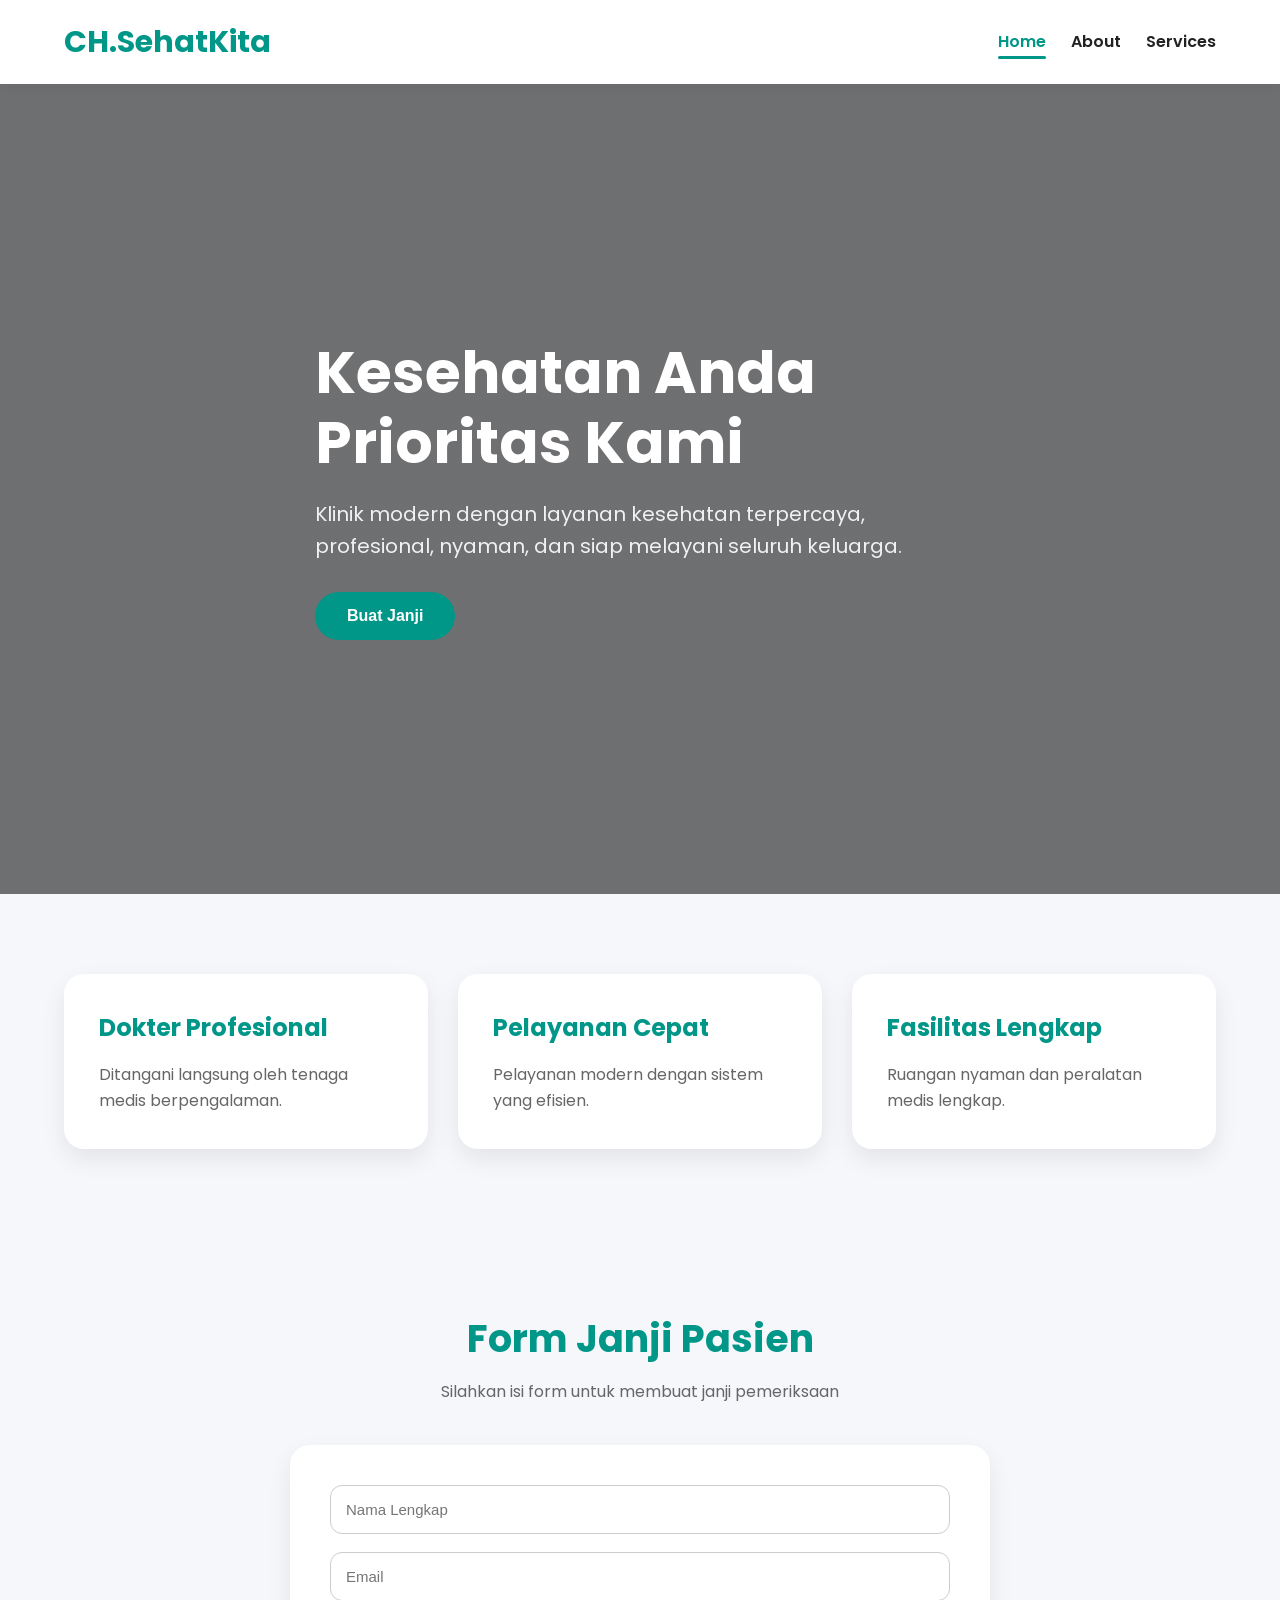
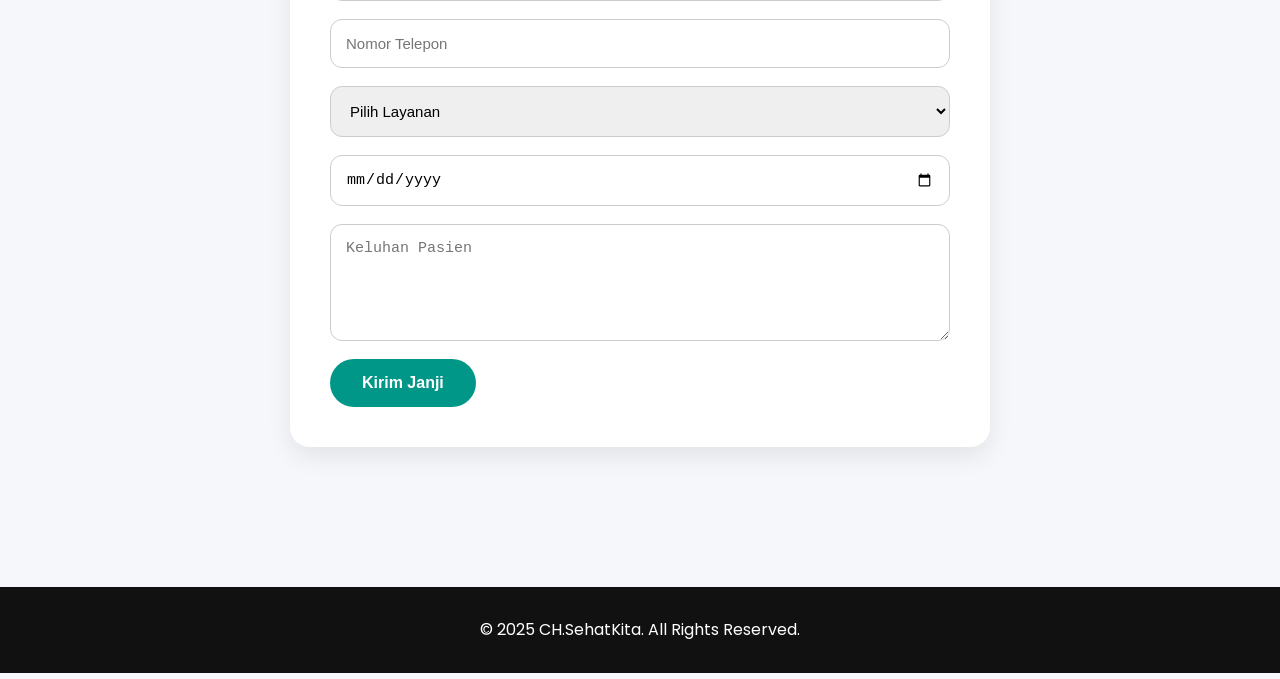
<file: pemrogramweb/index.html>
<html lang="id">
<head>
    <meta charset="UTF-8">
    <meta name="viewport" content="width=device-width, initial-scale=1.0">
    <title>CH.SehatKita - Home</title>

    <link rel="preconnect" href="https://fonts.googleapis.com">
    <link href="https://fonts.googleapis.com/css2?family=Poppins:wght@300;400;500;600;700&display=swap" rel="stylesheet">
    <link rel="stylesheet" href="style.css">
</head>
<body>

<header>
    <div class="container nav-container">

        <h1 class="logo">CH.SehatKita</h1>

        <nav>
            <ul>
                <li><a href="index.html" class="active">Home</a></li>
                <li><a href="about.html">About</a></li>
                <li><a href="services.html">Services</a></li>
            </ul>
        </nav>

    </div>
</header>

<!-- HERO -->
<section class="hero">

    <div class="container hero-content">

        <div>
            <h2>Kesehatan Anda Prioritas Kami</h2>

            <p>
                Klinik modern dengan layanan kesehatan terpercaya,
                profesional, nyaman, dan siap melayani seluruh keluarga.
            </p>

            <button onclick="scrollToForm()">
                Buat Janji
            </button>
        </div>

    </div>

</section>

<!-- FEATURES -->
<section class="features container">

    <div class="card">
        <h3>Dokter Profesional</h3>
        <p>Ditangani langsung oleh tenaga medis berpengalaman.</p>
    </div>

    <div class="card">
        <h3>Pelayanan Cepat</h3>
        <p>Pelayanan modern dengan sistem yang efisien.</p>
    </div>

    <div class="card">
        <h3>Fasilitas Lengkap</h3>
        <p>Ruangan nyaman dan peralatan medis lengkap.</p>
    </div>

</section>

<!-- APPOINTMENT -->
<section id="appointment" class="appointment-section">

    <div class="container">

        <div class="section-title">
            <h3>Form Janji Pasien</h3>
            <p>Silahkan isi form untuk membuat janji pemeriksaan</p>
        </div>

        <form class="appointment-form">

            <input type="text" placeholder="Nama Lengkap" required>

            <input type="email" placeholder="Email" required>

            <input type="number" placeholder="Nomor Telepon" required>

            <select required>
                <option value="">Pilih Layanan</option>
                <option>Konsultasi Dokter</option>
                <option>Vaksinasi</option>
                <option>Laboratorium</option>
            </select>

            <input type="date" required>

            <textarea rows="5" placeholder="Keluhan Pasien"></textarea>

            <button type="submit">
                Kirim Janji
            </button>

        </form>

    </div>

</section>

<footer>
    <div class="container">
        <p>&copy; 2025 CH.SehatKita. All Rights Reserved.</p>
    </div>
</footer>

<script>

function scrollToForm(){

    document.getElementById("appointment").scrollIntoView({
        behavior:"smooth"
    });

}

</script>

</body>
</html>
</file>
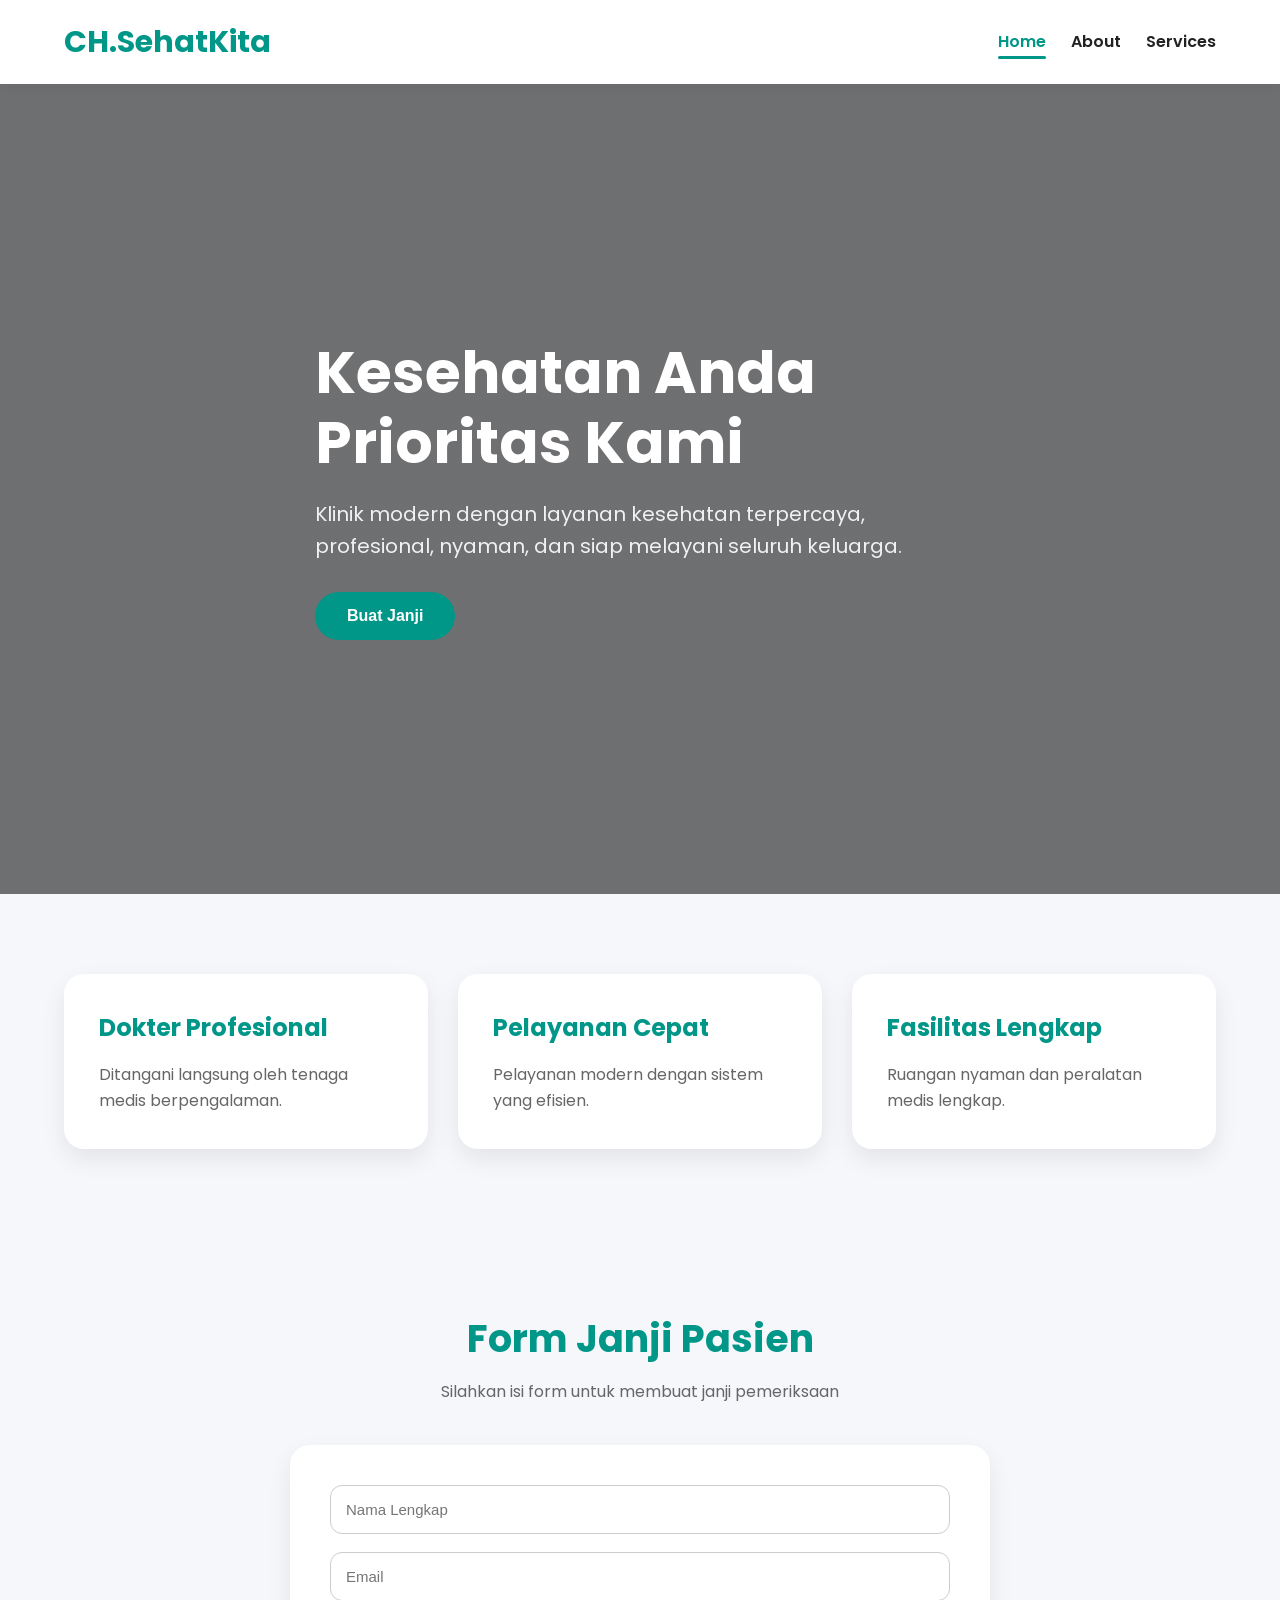
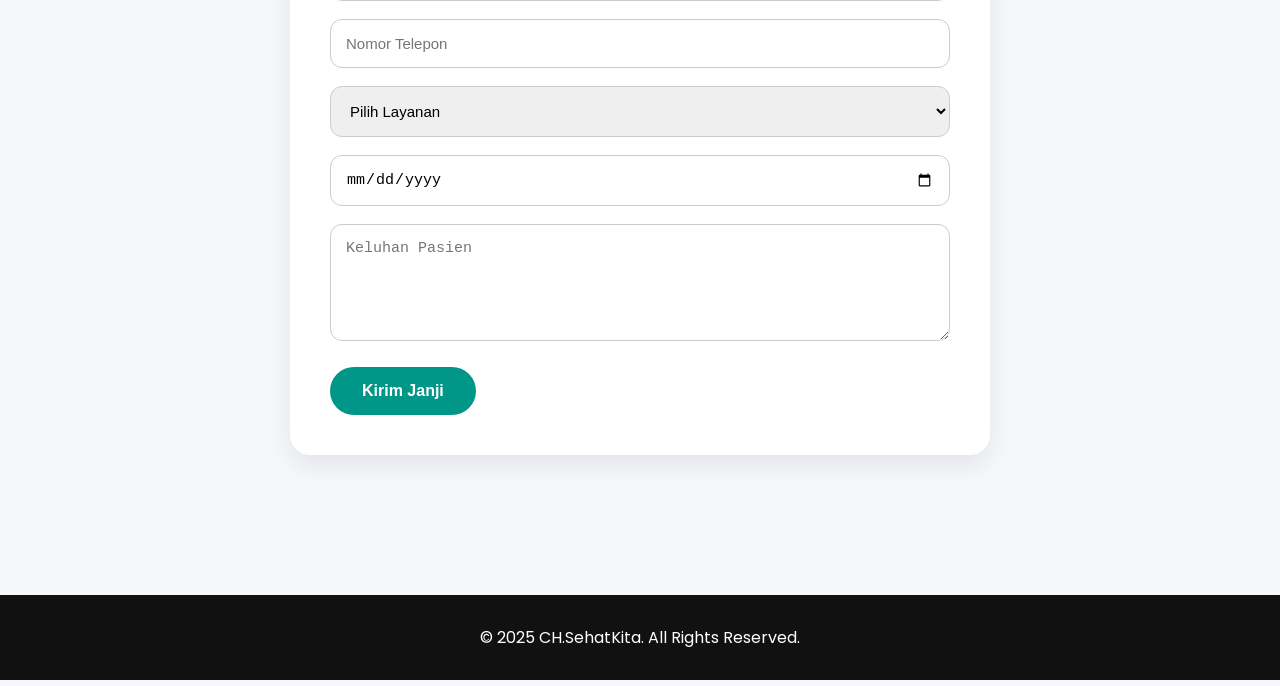
<file: utsprakweb1_sehatkita/prakweb/index.html>
<!DOCTYPE html>
<html lang="id">
<head>
    <meta charset="UTF-8">
    <meta name="viewport" content="width=device-width, initial-scale=1.0">
    <title>CH.SehatKita - Home</title>

    <link rel="preconnect" href="https://fonts.googleapis.com">
    <link href="https://fonts.googleapis.com/css2?family=Poppins:wght@300;400;500;600;700&display=swap" rel="stylesheet">

    <link rel="stylesheet" href="css/style.css">
</head>
<body>

<header>
    <div class="container nav-container">

        <h1 class="logo">CH.SehatKita</h1>

        <nav>
            <ul>
                <li><a href="index.html" class="active">Home</a></li>
                <li><a href="about.html">About</a></li>
                <li><a href="services.html">Services</a></li>
            </ul>
        </nav>

    </div>
</header>

<!-- HERO -->
<section class="hero">

    <div class="container hero-content">

        <div>
            <h2>Kesehatan Anda Prioritas Kami</h2>

            <p>
                Klinik modern dengan layanan kesehatan terpercaya,
                profesional, nyaman, dan siap melayani seluruh keluarga.
            </p>

            <button onclick="scrollToForm()">
                Buat Janji
            </button>
        </div>

    </div>

</section>

<!-- FEATURES -->
<section class="features container">

    <div class="card">
        <h3>Dokter Profesional</h3>
        <p>Ditangani langsung oleh tenaga medis berpengalaman.</p>
    </div>

    <div class="card">
        <h3>Pelayanan Cepat</h3>
        <p>Pelayanan modern dengan sistem yang efisien.</p>
    </div>

    <div class="card">
        <h3>Fasilitas Lengkap</h3>
        <p>Ruangan nyaman dan peralatan medis lengkap.</p>
    </div>

</section>

<!-- APPOINTMENT -->
<section id="appointment" class="appointment-section">

    <div class="container">

        <div class="section-title">
            <h3>Form Janji Pasien</h3>
            <p>Silahkan isi form untuk membuat janji pemeriksaan</p>
        </div>

        <form class="appointment-form">

            <input type="text" placeholder="Nama Lengkap" required>

            <input type="email" placeholder="Email" required>

            <input type="number" placeholder="Nomor Telepon" required>

            <select required>
                <option value="">Pilih Layanan</option>
                <option>Konsultasi Dokter</option>
                <option>Vaksinasi</option>
                <option>Laboratorium</option>
            </select>

            <input type="date" required>

            <textarea rows="5" placeholder="Keluhan Pasien"></textarea>

            <button type="submit">
                Kirim Janji
            </button>

        </form>

    </div>

</section>

<footer>
    <div class="container">
        <p>&copy; 2025 CH.SehatKita. All Rights Reserved.</p>
    </div>
</footer>

<script>

function scrollToForm(){

    document.getElementById("appointment").scrollIntoView({
        behavior:"smooth"
    });

}

</script>

</body>
</html>
</file>
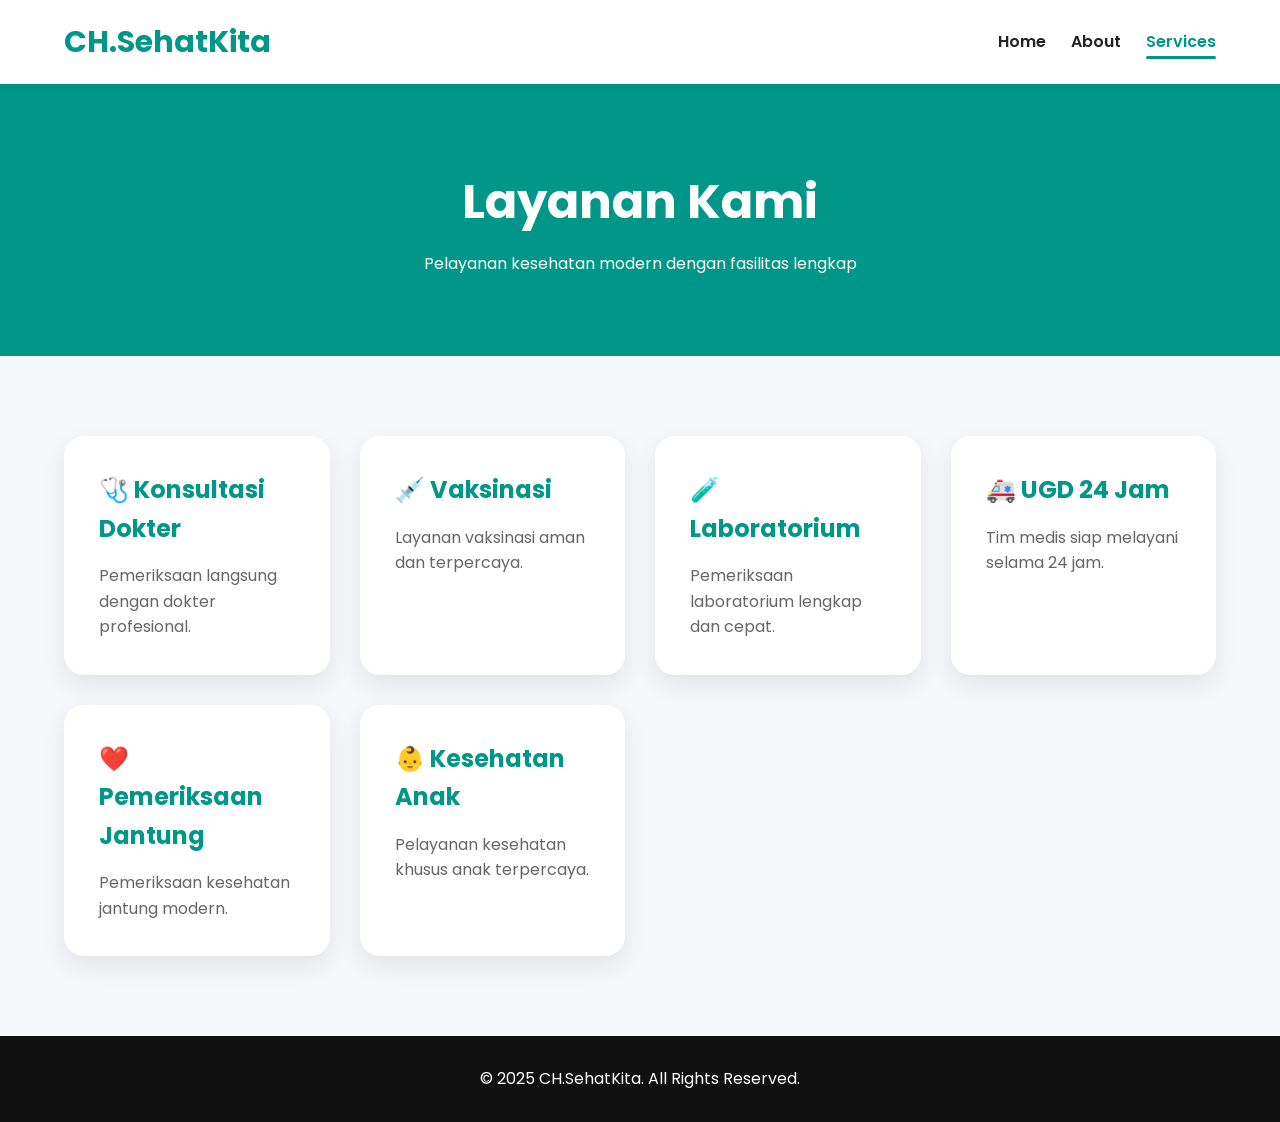
<file: pemrogramweb/services.html>
<!DOCTYPE html>
<html lang="id">
<head>
    <meta charset="UTF-8">
    <meta name="viewport" content="width=device-width, initial-scale=1.0">
    <title>Services - CH.SehatKita</title>

    <link rel="preconnect" href="https://fonts.googleapis.com">
    <link href="https://fonts.googleapis.com/css2?family=Poppins:wght@300;400;500;600;700&display=swap" rel="stylesheet">
     <link rel="stylesheet" href="style.css">

</head>
<body>

<header>
    <div class="container nav-container">

        <h1 class="logo">CH.SehatKita</h1>

        <nav>
            <ul>
                <li><a href="index.html">Home</a></li>
                <li><a href="about.html">About</a></li>
                <li><a href="services.html" class="active">Services</a></li>
            </ul>
        </nav>

    </div>
</header>

<section class="page-banner">
    <div class="container">
        <h2>Layanan Kami</h2>
        <p>Pelayanan kesehatan modern dengan fasilitas lengkap</p>
    </div>
</section>

<section class="services-section container">

    <div class="services-grid">

        <div class="card">
            <h3>🩺 Konsultasi Dokter</h3>
            <p>Pemeriksaan langsung dengan dokter profesional.</p>
        </div>

        <div class="card">
            <h3>💉 Vaksinasi</h3>
            <p>Layanan vaksinasi aman dan terpercaya.</p>
        </div>

        <div class="card">
            <h3>🧪 Laboratorium</h3>
            <p>Pemeriksaan laboratorium lengkap dan cepat.</p>
        </div>

        <div class="card">
            <h3>🚑 UGD 24 Jam</h3>
            <p>Tim medis siap melayani selama 24 jam.</p>
        </div>

        <div class="card">
            <h3>❤️ Pemeriksaan Jantung</h3>
            <p>Pemeriksaan kesehatan jantung modern.</p>
        </div>

        <div class="card">
            <h3>👶 Kesehatan Anak</h3>
            <p>Pelayanan kesehatan khusus anak terpercaya.</p>
        </div>

    </div>

</section>

<footer>
    <div class="container">
        <p>&copy; 2025 CH.SehatKita. All Rights Reserved.</p>
    </div>
</footer>

</body>
</html>
</file>
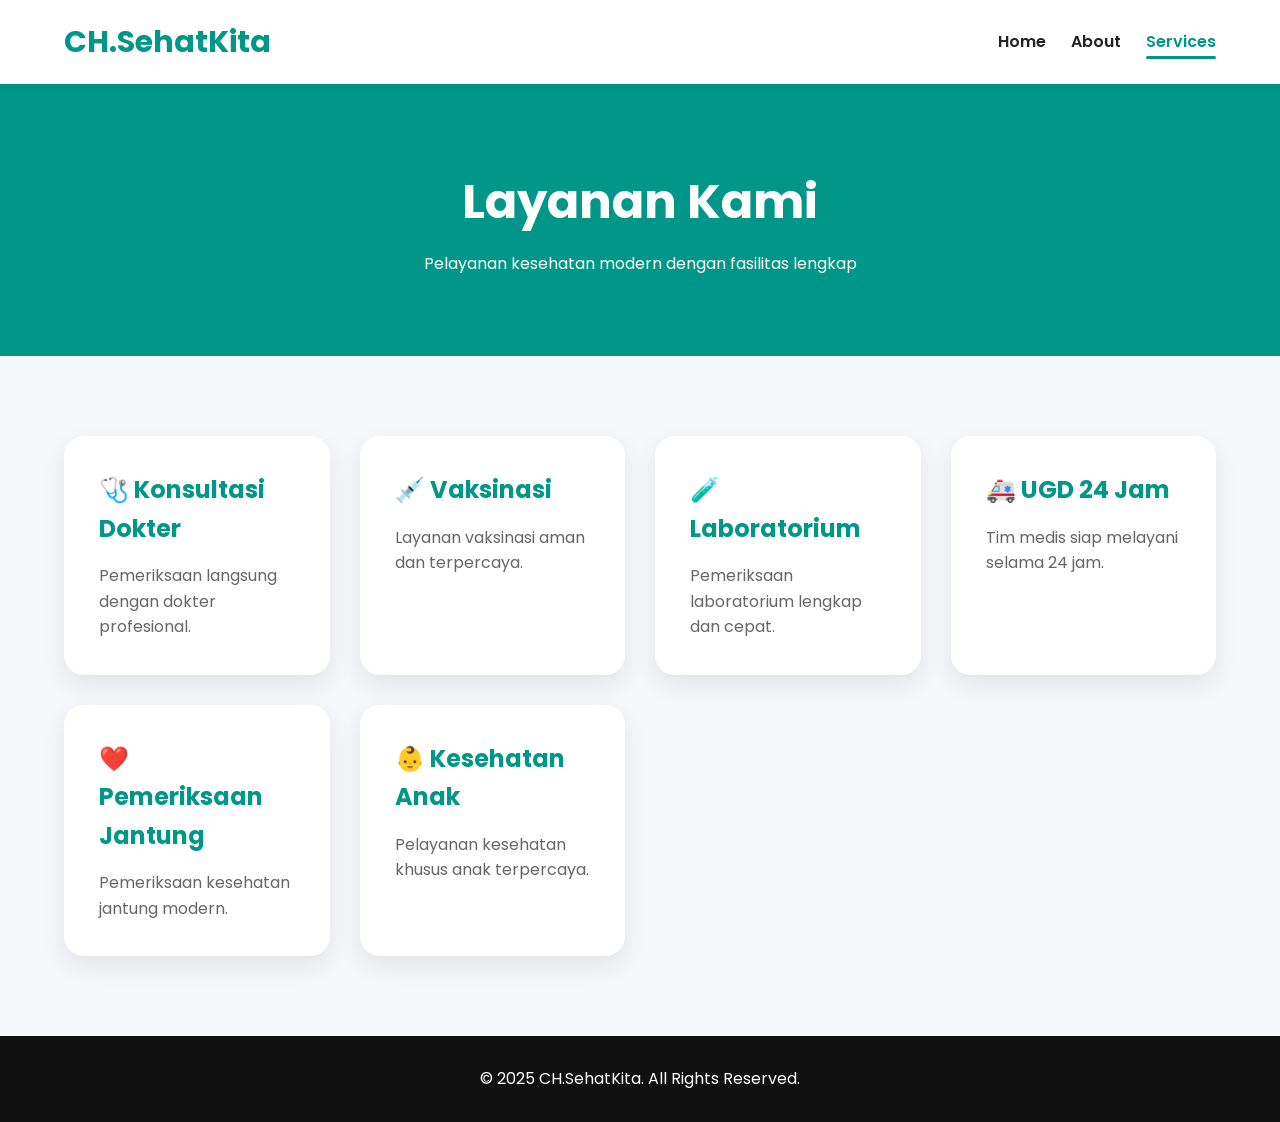
<file: utsprakweb1_sehatkita/prakweb/services.html>
<!DOCTYPE html>
<html lang="id">
<head>
    <meta charset="UTF-8">
    <meta name="viewport" content="width=device-width, initial-scale=1.0">
    <title>Services - CH.SehatKita</title>

    <link rel="preconnect" href="https://fonts.googleapis.com">
    <link href="https://fonts.googleapis.com/css2?family=Poppins:wght@300;400;500;600;700&display=swap" rel="stylesheet">

    <link rel="stylesheet" href="css/style.css">
</head>
<body>

<header>
    <div class="container nav-container">

        <h1 class="logo">CH.SehatKita</h1>

        <nav>
            <ul>
                <li><a href="index.html">Home</a></li>
                <li><a href="about.html">About</a></li>
                <li><a href="services.html" class="active">Services</a></li>
            </ul>
        </nav>

    </div>
</header>

<section class="page-banner">
    <div class="container">
        <h2>Layanan Kami</h2>
        <p>Pelayanan kesehatan modern dengan fasilitas lengkap</p>
    </div>
</section>

<section class="services-section container">

    <div class="services-grid">

        <div class="card">
            <h3>🩺 Konsultasi Dokter</h3>
            <p>Pemeriksaan langsung dengan dokter profesional.</p>
        </div>

        <div class="card">
            <h3>💉 Vaksinasi</h3>
            <p>Layanan vaksinasi aman dan terpercaya.</p>
        </div>

        <div class="card">
            <h3>🧪 Laboratorium</h3>
            <p>Pemeriksaan laboratorium lengkap dan cepat.</p>
        </div>

        <div class="card">
            <h3>🚑 UGD 24 Jam</h3>
            <p>Tim medis siap melayani selama 24 jam.</p>
        </div>

        <div class="card">
            <h3>❤️ Pemeriksaan Jantung</h3>
            <p>Pemeriksaan kesehatan jantung modern.</p>
        </div>

        <div class="card">
            <h3>👶 Kesehatan Anak</h3>
            <p>Pelayanan kesehatan khusus anak terpercaya.</p>
        </div>

    </div>

</section>

<footer>
    <div class="container">
        <p>&copy; 2025 CH.SehatKita. All Rights Reserved.</p>
    </div>
</footer>

</body>
</html>
</file>
<file: pemrogramweb/style.css>
*{
    margin:0;
    padding:0;
    box-sizing:border-box;
}

body{
    font-family:'Poppins',sans-serif;
    background:#f5f7fb;
    color:#222;
    line-height:1.6;
    overflow-x:hidden;
}

.container{
    width:90%;
    max-width:1200px;
    margin:auto;
}

/* HEADER */

header{
    background:white;
    box-shadow:0 2px 15px rgba(0,0,0,0.06);
    position:sticky;
    top:0;
    z-index:1000;
}

.nav-container{
    display:flex;
    justify-content:space-between;
    align-items:center;
    padding:18px 0;
}

.logo{
    font-size:30px;
    font-weight:700;
    color:#009688;
}

/* NAVBAR */

nav ul{
    list-style:none;
    display:flex;
    gap:25px;
}

nav a{
    text-decoration:none;
    color:#222;
    font-weight:600;
    transition:0.3s;
    position:relative;
}

nav a:hover,
nav a.active{
    color:#009688;
}

nav a.active::after{
    content:'';
    position:absolute;
    left:0;
    bottom:-6px;
    width:100%;
    height:3px;
    background:#009688;
    border-radius:10px;
}

/* HERO */

.hero{
    background:
    linear-gradient(rgba(0,0,0,0.55), rgba(0,0,0,0.55)),
    url('https://images.unsplash.com/photo-1586773860418-d37222d8fce3?q=80&w=1400&auto=format&fit=crop');

    background-size:cover;
    background-position:center;

    min-height:90vh;

    display:flex;
    align-items:center;

    color:white;
}

.hero-content{
    max-width:650px;
}

.hero h2{
    font-size:58px;
    line-height:1.2;
    margin-bottom:20px;
}

.hero p{
    font-size:20px;
    margin-bottom:30px;
    color:#f1f1f1;
}

/* BUTTON */

button{
    padding:15px 32px;
    border:none;
    background:#009688;
    color:white;
    font-size:16px;
    border-radius:50px;
    cursor:pointer;
    transition:0.3s;
    font-weight:600;
}

button:hover{
    background:#00796b;
    transform:translateY(-3px);
    box-shadow:0 10px 25px rgba(0,0,0,0.15);
}

/* SECTION */

.section-title{
    text-align:center;
    margin-bottom:40px;
}

.section-title h3{
    font-size:38px;
    color:#009688;
    margin-bottom:10px;
}

.section-title p{
    color:#666;
}

/* GRID */

.features,
.services-grid{
    display:grid;
    grid-template-columns:repeat(auto-fit,minmax(260px,1fr));
    gap:30px;
    margin:80px auto;
}

/* CARD */

.card{
    background:white;
    padding:35px;
    border-radius:20px;
    box-shadow:0 10px 25px rgba(0,0,0,0.08);
    transition:0.3s;
}

.card:hover{
    transform:translateY(-8px);
}

.card h3{
    margin-bottom:15px;
    color:#009688;
    font-size:24px;
}

.card p{
    color:#666;
}

/* PAGE BANNER */

.page-banner{
    background:#009688;
    color:white;
    text-align:center;
    padding:80px 20px;
}

.page-banner h2{
    font-size:48px;
    margin-bottom:10px;
}

/* APPOINTMENT */

.appointment-section{
    padding:80px 0;
}

.appointment-form{
    max-width:700px;
    margin:auto;
    background:white;
    padding:40px;
    border-radius:20px;
    box-shadow:0 10px 25px rgba(0,0,0,0.08);
}

/* FORM */

input,
textarea,
select{
    width:100%;
    padding:15px;
    border:1px solid #ccc;
    border-radius:12px;
    outline:none;
    margin-bottom:18px;
    font-size:15px;
}

input:focus,
textarea:focus,
select:focus{
    border-color:#009688;
}

/* ABOUT */

.about-section{
    padding:80px 0;
}

.about-grid{
    display:grid;
    grid-template-columns:repeat(auto-fit,minmax(300px,1fr));
    gap:40px;
    align-items:center;
}

.about-image img{
    width:100%;
    border-radius:20px;
    box-shadow:0 10px 30px rgba(0,0,0,0.15);
}

.about-text h3{
    font-size:34px;
    color:#009688;
    margin-bottom:20px;
}

.about-text p{
    color:#555;
    margin-bottom:15px;
}

.stats{
    margin-top:30px;
    display:flex;
    gap:20px;
    flex-wrap:wrap;
}

.stat-box{
    background:white;
    padding:20px;
    border-radius:15px;
    flex:1;
    min-width:120px;
    text-align:center;
    box-shadow:0 5px 20px rgba(0,0,0,0.08);
}

.stat-box h4{
    font-size:28px;
    color:#009688;
}

/* VISION */

.vision-mission{
    background:#f7f9fc;
    padding:80px 0;
}

.vm-grid{
    width:90%;
    max-width:1200px;
    margin:auto;

    display:grid;
    grid-template-columns:repeat(auto-fit,minmax(300px,1fr));
    gap:30px;
}

.vm-card{
    background:white;
    padding:35px;
    border-radius:20px;
    box-shadow:0 5px 20px rgba(0,0,0,0.08);
}

.vm-card h3{
    color:#009688;
    margin-bottom:15px;
}

.vm-card ul{
    padding-left:20px;
    color:#555;
}

/* FOOTER */

footer{
    background:#111;
    color:white;
    text-align:center;
    padding:30px 0;
    margin-top:60px;
}

/* ANIMATION */

.card,
.hero-content,
.vm-card,
.stat-box{
    animation:fadeUp 0.8s ease;
}

@keyframes fadeUp{

    from{
        opacity:0;
        transform:translateY(30px);
    }

    to{
        opacity:1;
        transform:translateY(0);
    }

}

/* MOBILE */

@media(max-width:768px){

    .nav-container{
        flex-direction:column;
        gap:15px;
    }

    nav ul{
        flex-direction:column;
        text-align:center;
        gap:15px;
    }

    .hero{
        text-align:center;
        justify-content:center;
    }

    .hero h2{
        font-size:38px;
    }

    .hero p{
        font-size:16px;
    }

    .page-banner h2{
        font-size:34px;
    }

    .appointment-form{
        padding:25px;
    }

}
</file>
<file: utsprakweb1_sehatkita/prakweb/css/style.css>
*{
    margin:0;
    padding:0;
    box-sizing:border-box;
}

body{
    font-family:'Poppins',sans-serif;
    background:#f5f7fb;
    color:#222;
    line-height:1.6;
    overflow-x:hidden;
}

.container{
    width:90%;
    max-width:1200px;
    margin:auto;
}

/* HEADER */

header{
    background:white;
    box-shadow:0 2px 15px rgba(0,0,0,0.06);
    position:sticky;
    top:0;
    z-index:1000;
}

.nav-container{
    display:flex;
    justify-content:space-between;
    align-items:center;
    padding:18px 0;
}

.logo{
    font-size:30px;
    font-weight:700;
    color:#009688;
}

/* NAVBAR */

nav ul{
    list-style:none;
    display:flex;
    gap:25px;
}

nav a{
    text-decoration:none;
    color:#222;
    font-weight:600;
    transition:0.3s;
    position:relative;
}

nav a:hover,
nav a.active{
    color:#009688;
}

nav a.active::after{
    content:'';
    position:absolute;
    left:0;
    bottom:-6px;
    width:100%;
    height:3px;
    background:#009688;
    border-radius:10px;
}

/* HERO */

.hero{
    background:
    linear-gradient(rgba(0,0,0,0.55), rgba(0,0,0,0.55)),
    url('https://images.unsplash.com/photo-1586773860418-d37222d8fce3?q=80&w=1400&auto=format&fit=crop');

    background-size:cover;
    background-position:center;

    min-height:90vh;

    display:flex;
    align-items:center;

    color:white;
}

.hero-content{
    max-width:650px;
}

.hero h2{
    font-size:58px;
    line-height:1.2;
    margin-bottom:20px;
}

.hero p{
    font-size:20px;
    margin-bottom:30px;
    color:#f1f1f1;
}

/* BUTTON */

button{
    padding:15px 32px;
    border:none;
    background:#009688;
    color:white;
    font-size:16px;
    border-radius:50px;
    cursor:pointer;
    transition:0.3s;
    font-weight:600;
}

button:hover{
    background:#00796b;
    transform:translateY(-3px);
    box-shadow:0 10px 25px rgba(0,0,0,0.15);
}

/* SECTION */

.section-title{
    text-align:center;
    margin-bottom:40px;
}

.section-title h3{
    font-size:38px;
    color:#009688;
    margin-bottom:10px;
}

.section-title p{
    color:#666;
}

/* GRID */

.features,
.services-grid{
    display:grid;
    grid-template-columns:repeat(auto-fit,minmax(260px,1fr));
    gap:30px;
    margin:80px auto;
}

/* CARD */

.card{
    background:white;
    padding:35px;
    border-radius:20px;
    box-shadow:0 10px 25px rgba(0,0,0,0.08);
    transition:0.3s;
}

.card:hover{
    transform:translateY(-8px);
}

.card h3{
    margin-bottom:15px;
    color:#009688;
    font-size:24px;
}

.card p{
    color:#666;
}

/* PAGE BANNER */

.page-banner{
    background:#009688;
    color:white;
    text-align:center;
    padding:80px 20px;
}

.page-banner h2{
    font-size:48px;
    margin-bottom:10px;
}

/* APPOINTMENT */

.appointment-section{
    padding:80px 0;
}

.appointment-form{
    max-width:700px;
    margin:auto;
    background:white;
    padding:40px;
    border-radius:20px;
    box-shadow:0 10px 25px rgba(0,0,0,0.08);
}

/* FORM */

input,
textarea,
select{
    width:100%;
    padding:15px;
    border:1px solid #ccc;
    border-radius:12px;
    outline:none;
    margin-bottom:18px;
    font-size:15px;
}

input:focus,
textarea:focus,
select:focus{
    border-color:#009688;
}

/* ABOUT */

.about-section{
    padding:80px 0;
}

.about-grid{
    display:grid;
    grid-template-columns:repeat(auto-fit,minmax(300px,1fr));
    gap:40px;
    align-items:center;
}

.about-image img{
    width:100%;
    border-radius:20px;
    box-shadow:0 10px 30px rgba(0,0,0,0.15);
}

.about-text h3{
    font-size:34px;
    color:#009688;
    margin-bottom:20px;
}

.about-text p{
    color:#555;
    margin-bottom:15px;
}

.stats{
    margin-top:30px;
    display:flex;
    gap:20px;
    flex-wrap:wrap;
}

.stat-box{
    background:white;
    padding:20px;
    border-radius:15px;
    flex:1;
    min-width:120px;
    text-align:center;
    box-shadow:0 5px 20px rgba(0,0,0,0.08);
}

.stat-box h4{
    font-size:28px;
    color:#009688;
}

/* VISION */

.vision-mission{
    background:#f7f9fc;
    padding:80px 0;
}

.vm-grid{
    width:90%;
    max-width:1200px;
    margin:auto;

    display:grid;
    grid-template-columns:repeat(auto-fit,minmax(300px,1fr));
    gap:30px;
}

.vm-card{
    background:white;
    padding:35px;
    border-radius:20px;
    box-shadow:0 5px 20px rgba(0,0,0,0.08);
}

.vm-card h3{
    color:#009688;
    margin-bottom:15px;
}

.vm-card ul{
    padding-left:20px;
    color:#555;
}

/* FOOTER */

footer{
    background:#111;
    color:white;
    text-align:center;
    padding:30px 0;
    margin-top:60px;
}

/* ANIMATION */

.card,
.hero-content,
.vm-card,
.stat-box{
    animation:fadeUp 0.8s ease;
}

@keyframes fadeUp{

    from{
        opacity:0;
        transform:translateY(30px);
    }

    to{
        opacity:1;
        transform:translateY(0);
    }

}

/* MOBILE */

@media(max-width:768px){

    .nav-container{
        flex-direction:column;
        gap:15px;
    }

    nav ul{
        flex-direction:column;
        text-align:center;
        gap:15px;
    }

    .hero{
        text-align:center;
        justify-content:center;
    }

    .hero h2{
        font-size:38px;
    }

    .hero p{
        font-size:16px;
    }

    .page-banner h2{
        font-size:34px;
    }

    .appointment-form{
        padding:25px;
    }

}
</file>
